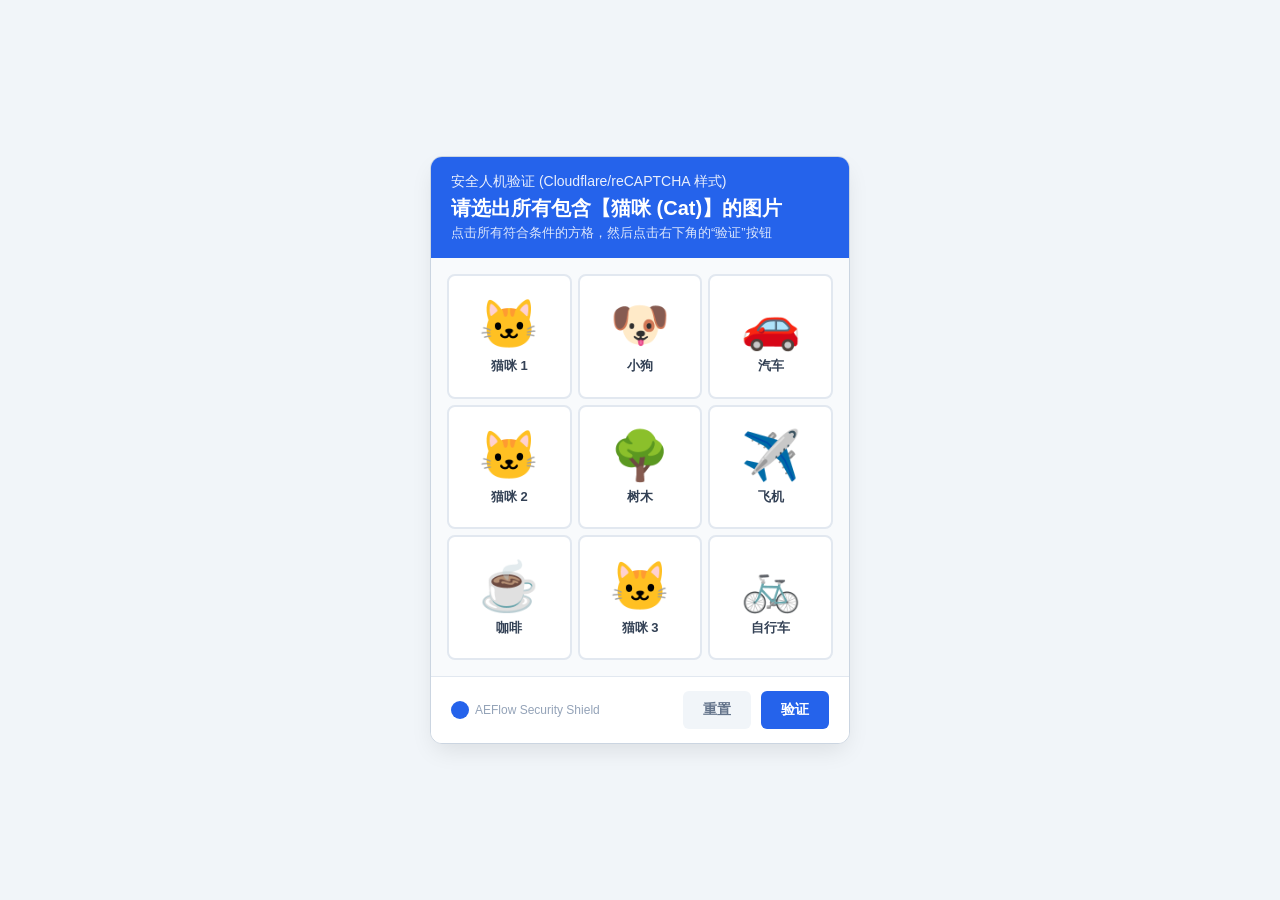
<file: examples/captcha_demo.html>
<!DOCTYPE html>
<html lang="zh-CN">
<head>
  <meta charset="UTF-8">
  <meta name="viewport" content="width=device-width, initial-scale=1.0">
  <title>人机身份验证 - AEFlow 演示</title>
  <style>
    * {
      box-sizing: border-box;
      margin: 0;
      padding: 0;
      font-family: -apple-system, BlinkMacSystemFont, "Segoe UI", Roboto, "PingFang SC", "Microsoft YaHei", sans-serif;
    }
    body {
      background-color: #f1f5f9;
      display: flex;
      flex-direction: column;
      align-items: center;
      justify-content: center;
      min-height: 100vh;
      padding: 20px;
    }
    .widget-container {
      background: #ffffff;
      border: 1px solid #cbd5e1;
      border-radius: 12px;
      box-shadow: 0 10px 25px -5px rgba(0, 0, 0, 0.1);
      width: 420px;
      overflow: hidden;
    }
    .header {
      background: #2563eb;
      color: #ffffff;
      padding: 16px 20px;
    }
    .header h2 {
      font-size: 14px;
      font-weight: 500;
      opacity: 0.9;
      margin-bottom: 4px;
    }
    .header .instruction {
      font-size: 20px;
      font-weight: 700;
    }
    .header .subtext {
      font-size: 13px;
      opacity: 0.85;
      margin-top: 2px;
    }
    .grid {
      display: grid;
      grid-template-columns: repeat(3, 1fr);
      gap: 6px;
      padding: 16px;
      background: #f8fafc;
    }
    .grid-cell {
      position: relative;
      aspect-ratio: 1 / 1;
      background: #ffffff;
      border: 2px solid #e2e8f0;
      border-radius: 8px;
      cursor: pointer;
      overflow: hidden;
      display: flex;
      flex-direction: column;
      align-items: center;
      justify-content: center;
      transition: all 0.15s ease;
      user-select: none;
    }
    .grid-cell:hover {
      border-color: #94a3b8;
      transform: scale(1.02);
    }
    .grid-cell.selected {
      border-color: #2563eb;
      background: #eff6ff;
    }
    .grid-cell .cell-icon {
      font-size: 48px;
      margin-bottom: 4px;
    }
    .grid-cell .cell-label {
      font-size: 13px;
      font-weight: 600;
      color: #334155;
    }
    .grid-cell .checkmark {
      display: none;
      position: absolute;
      top: 6px;
      right: 6px;
      width: 24px;
      height: 24px;
      background: #2563eb;
      color: white;
      border-radius: 50%;
      align-items: center;
      justify-content: center;
      font-size: 14px;
      font-weight: bold;
    }
    .grid-cell.selected .checkmark {
      display: flex;
    }
    .footer {
      display: flex;
      justify-content: space-between;
      align-items: center;
      padding: 14px 20px;
      border-top: 1px solid #e2e8f0;
      background: #ffffff;
    }
    .brand {
      font-size: 12px;
      color: #94a3b8;
      display: flex;
      align-items: center;
      gap: 6px;
    }
    .brand-logo {
      width: 18px;
      height: 18px;
      border-radius: 50%;
      background: #2563eb;
      display: inline-block;
    }
    .actions {
      display: flex;
      gap: 10px;
    }
    button {
      padding: 10px 20px;
      border-radius: 6px;
      font-size: 14px;
      font-weight: 600;
      cursor: pointer;
      border: none;
      transition: all 0.15s ease;
    }
    .btn-skip {
      background: #f1f5f9;
      color: #64748b;
    }
    .btn-skip:hover {
      background: #e2e8f0;
    }
    .btn-verify {
      background: #2563eb;
      color: #ffffff;
    }
    .btn-verify:hover {
      background: #1d4ed8;
    }
    .result-banner {
      margin-top: 16px;
      padding: 12px 24px;
      border-radius: 8px;
      font-weight: 600;
      font-size: 15px;
      display: none;
      animation: fadeIn 0.3s ease;
    }
    .result-success {
      background: #dcfce7;
      color: #15803d;
      border: 1px solid #86efac;
    }
    .result-error {
      background: #fee2e2;
      color: #b91c1c;
      border: 1px solid #fca5a5;
    }
    @keyframes fadeIn {
      from { opacity: 0; transform: translateY(-6px); }
      to { opacity: 1; transform: translateY(0); }
    }
  </style>
</head>
<body>

  <div class="widget-container">
    <div class="header">
      <h2>安全人机验证 (Cloudflare/reCAPTCHA 样式)</h2>
      <div class="instruction">请选出所有包含【猫咪 (Cat)】的图片</div>
      <div class="subtext">点击所有符合条件的方格，然后点击右下角的“验证”按钮</div>
    </div>

    <div class="grid" id="grid">
      <!-- 1: Cat (Target) -->
      <div class="grid-cell" data-target="true" onclick="toggleCell(this)">
        <span class="cell-icon">🐱</span>
        <span class="cell-label">猫咪 1</span>
        <div class="checkmark">✓</div>
      </div>
      <!-- 2: Dog -->
      <div class="grid-cell" data-target="false" onclick="toggleCell(this)">
        <span class="cell-icon">🐶</span>
        <span class="cell-label">小狗</span>
        <div class="checkmark">✓</div>
      </div>
      <!-- 3: Car -->
      <div class="grid-cell" data-target="false" onclick="toggleCell(this)">
        <span class="cell-icon">🚗</span>
        <span class="cell-label">汽车</span>
        <div class="checkmark">✓</div>
      </div>
      <!-- 4: Cat (Target) -->
      <div class="grid-cell" data-target="true" onclick="toggleCell(this)">
        <span class="cell-icon">🐱</span>
        <span class="cell-label">猫咪 2</span>
        <div class="checkmark">✓</div>
      </div>
      <!-- 5: Tree -->
      <div class="grid-cell" data-target="false" onclick="toggleCell(this)">
        <span class="cell-icon">🌳</span>
        <span class="cell-label">树木</span>
        <div class="checkmark">✓</div>
      </div>
      <!-- 6: Airplane -->
      <div class="grid-cell" data-target="false" onclick="toggleCell(this)">
        <span class="cell-icon">✈️</span>
        <span class="cell-label">飞机</span>
        <div class="checkmark">✓</div>
      </div>
      <!-- 7: Coffee -->
      <div class="grid-cell" data-target="false" onclick="toggleCell(this)">
        <span class="cell-icon">☕</span>
        <span class="cell-label">咖啡</span>
        <div class="checkmark">✓</div>
      </div>
      <!-- 8: Cat (Target) -->
      <div class="grid-cell" data-target="true" onclick="toggleCell(this)">
        <span class="cell-icon">🐱</span>
        <span class="cell-label">猫咪 3</span>
        <div class="checkmark">✓</div>
      </div>
      <!-- 9: Bicycle -->
      <div class="grid-cell" data-target="false" onclick="toggleCell(this)">
        <span class="cell-icon">🚲</span>
        <span class="cell-label">自行车</span>
        <div class="checkmark">✓</div>
      </div>
    </div>

    <div class="footer">
      <div class="brand">
        <span class="brand-logo"></span>
        <span>AEFlow Security Shield</span>
      </div>
      <div class="actions">
        <button class="btn-skip" onclick="resetCaptcha()">重置</button>
        <button class="btn-verify" id="btn-verify" onclick="verifyCaptcha()">验证</button>
      </div>
    </div>
  </div>

  <div id="result" class="result-banner"></div>

  <script>
    function toggleCell(cell) {
      cell.classList.toggle('selected');
      hideResult();
    }

    function hideResult() {
      const banner = document.getElementById('result');
      banner.style.display = 'none';
      banner.className = 'result-banner';
    }

    function resetCaptcha() {
      const cells = document.querySelectorAll('.grid-cell');
      cells.forEach(c => c.classList.remove('selected'));
      hideResult();
    }

    function verifyCaptcha() {
      const cells = document.querySelectorAll('.grid-cell');
      let allCorrect = true;
      let selectedCount = 0;

      cells.forEach(c => {
        const isTarget = c.getAttribute('data-target') === 'true';
        const isSelected = c.classList.contains('selected');
        if (isSelected) selectedCount++;
        if (isTarget !== isSelected) {
          allCorrect = false;
        }
      });

      const banner = document.getElementById('result');
      banner.style.display = 'block';

      if (allCorrect && selectedCount === 3) {
        banner.className = 'result-banner result-success';
        banner.innerText = '🎉 验证成功！所有猫咪已准确选出 (SUCCESS: Verified)';
        document.getElementById('btn-verify').style.backgroundColor = '#16a34a';
        document.getElementById('btn-verify').innerText = '已通过';
      } else {
        banner.className = 'result-banner result-error';
        banner.innerText = '❌ 验证未通过：请重新识别所有包含猫咪的方块！';
      }
    }
  </script>
</body>
</html>
</file>
